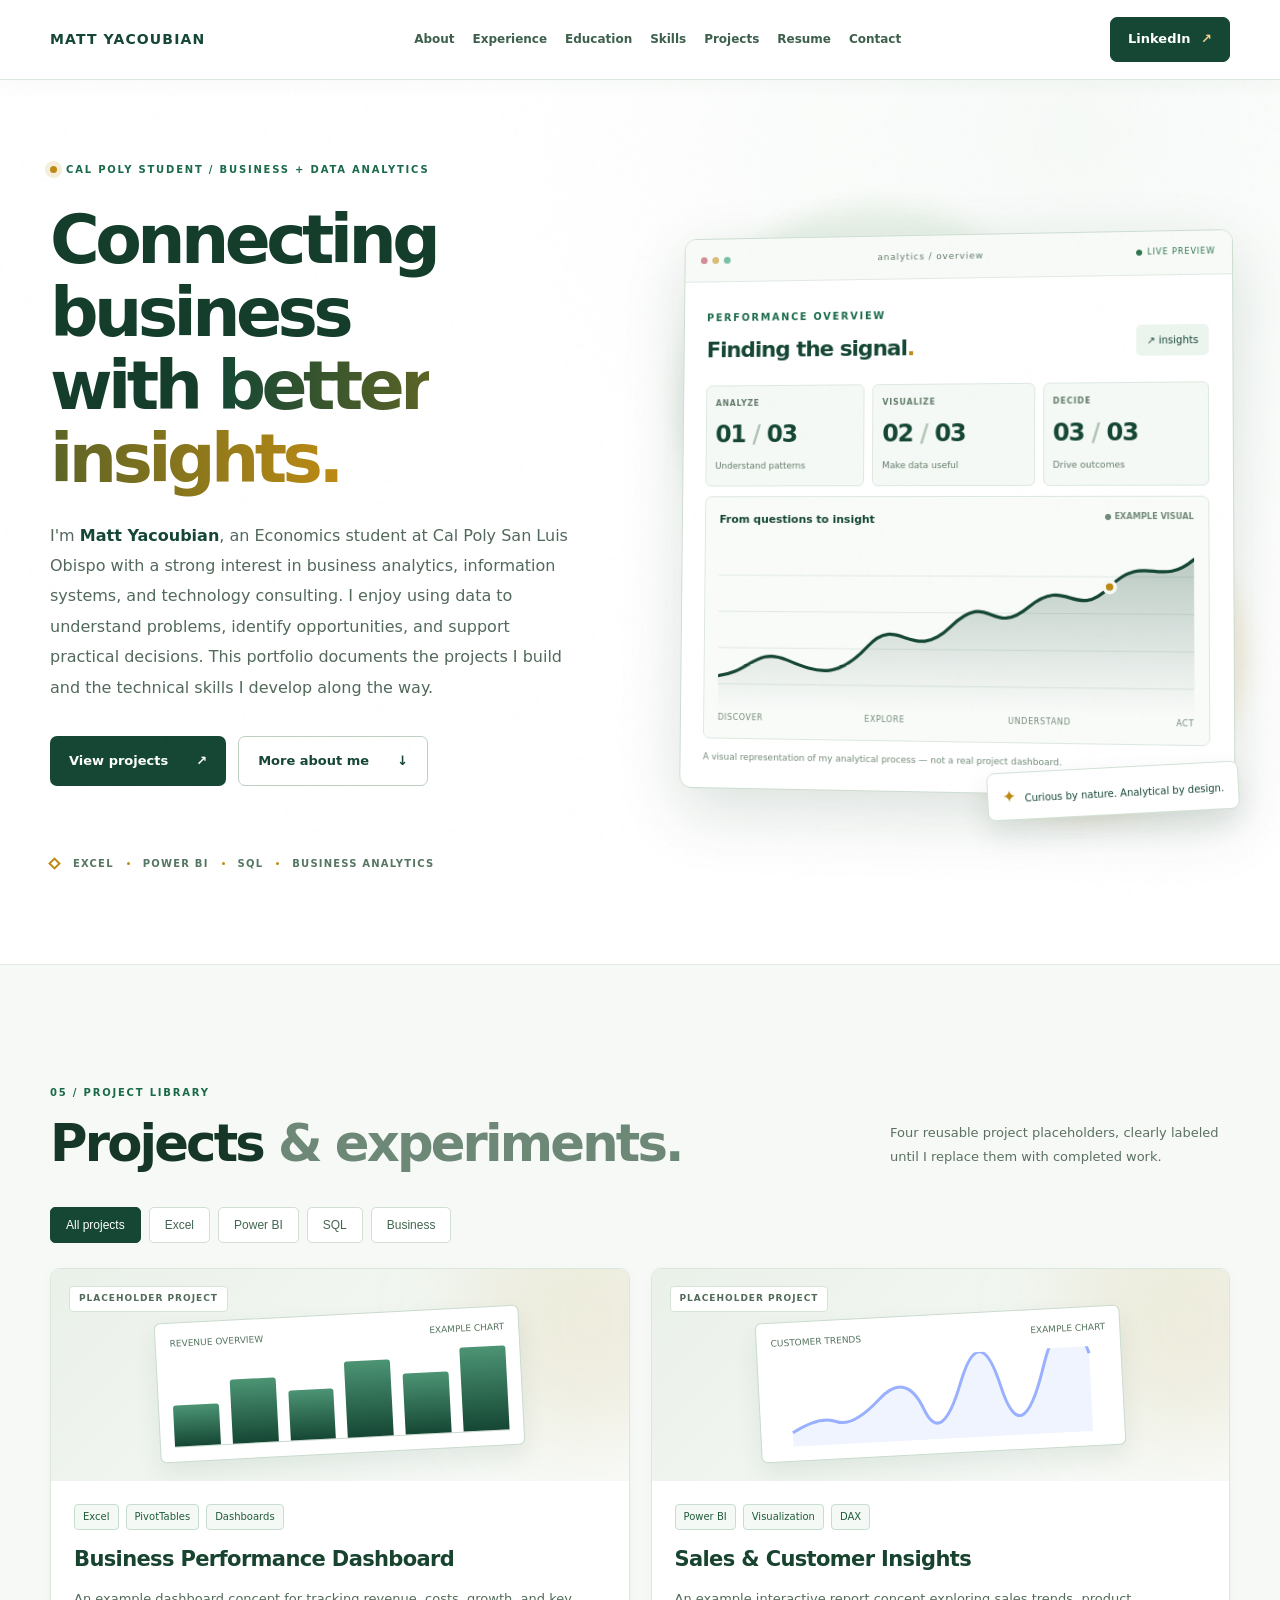
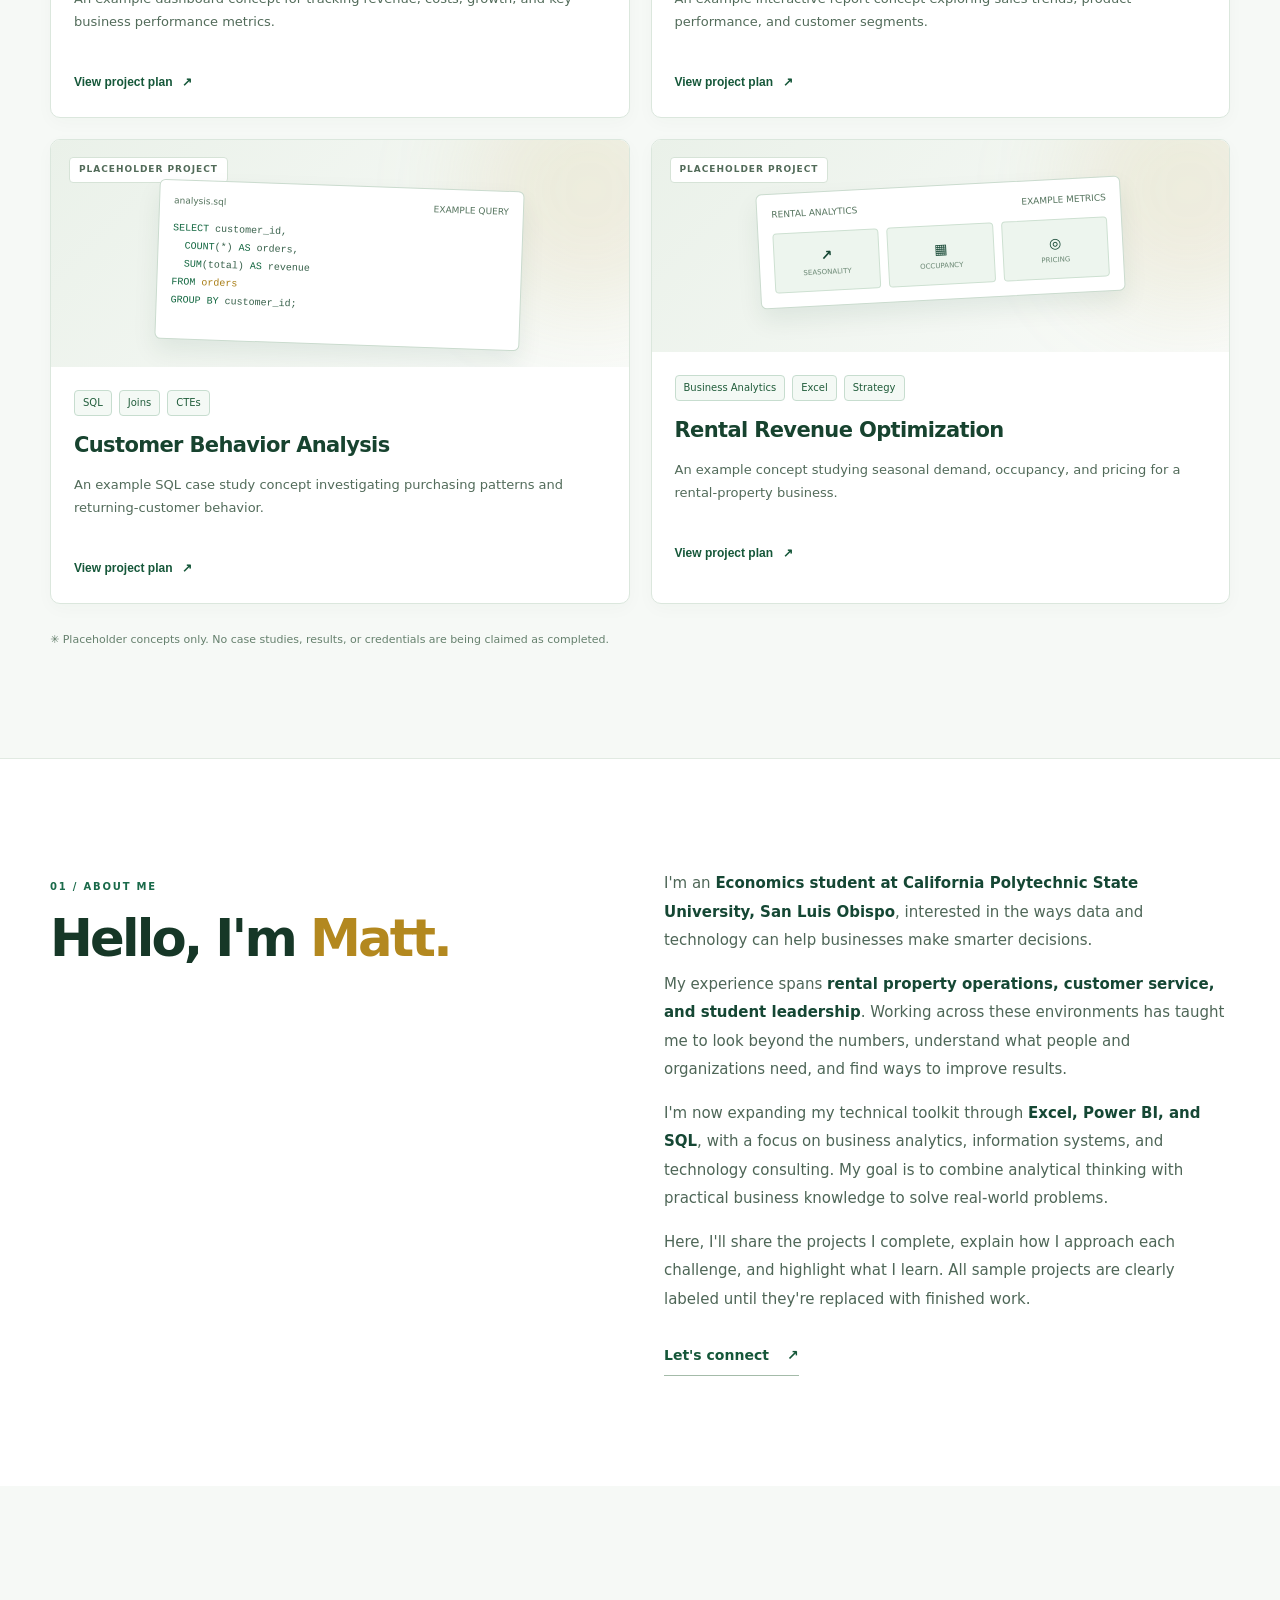
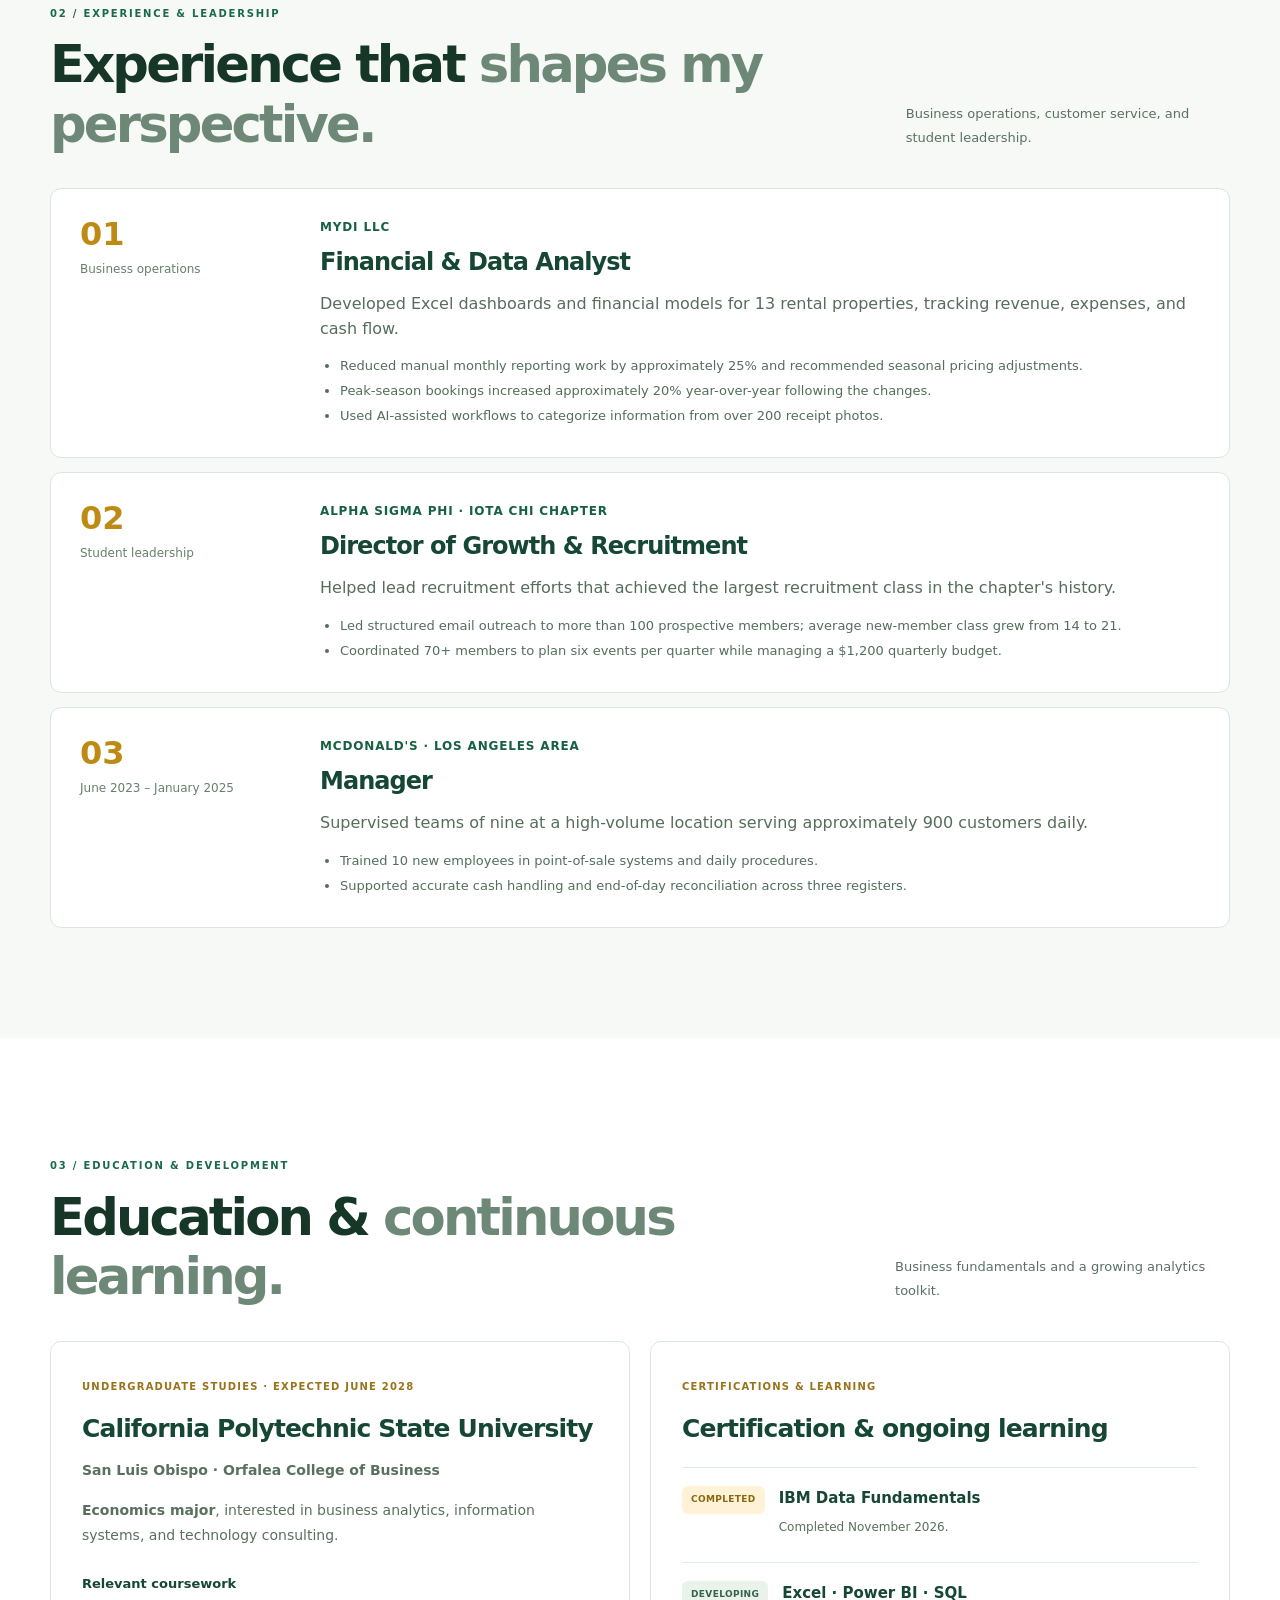
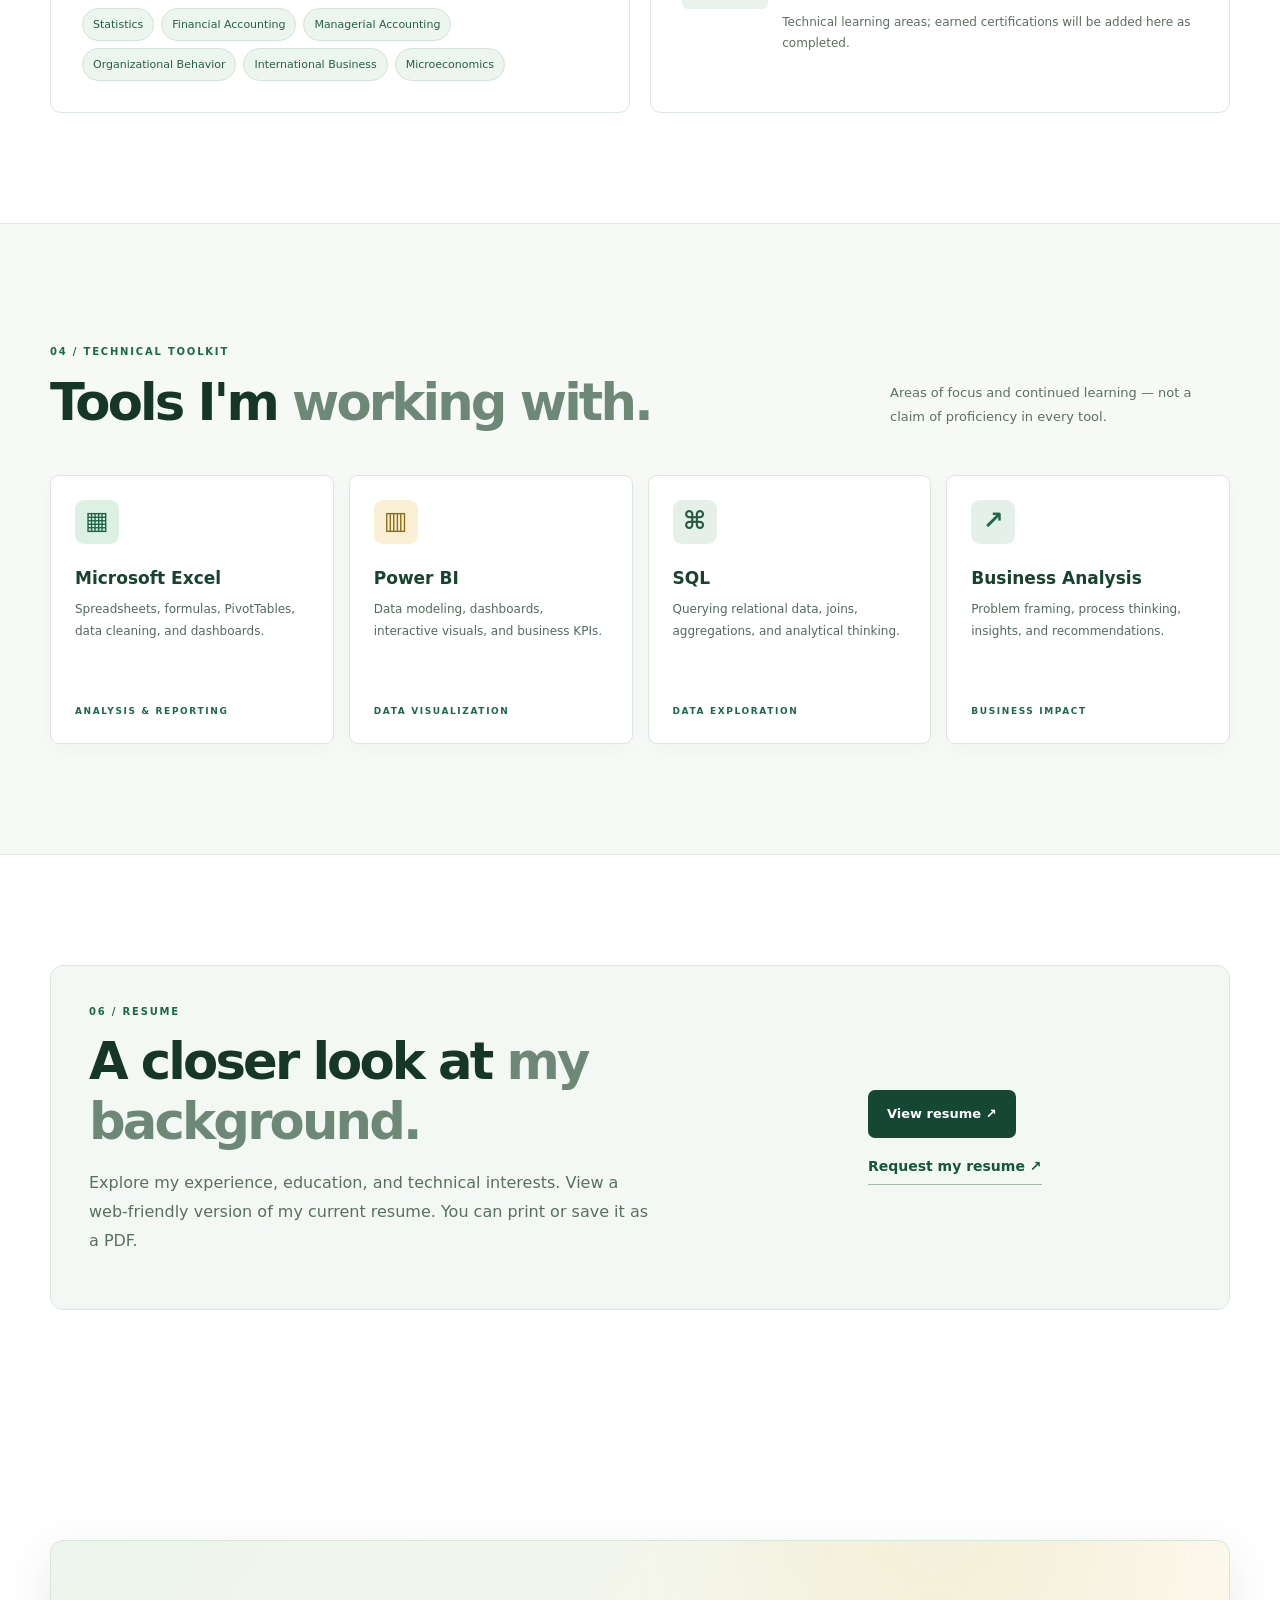
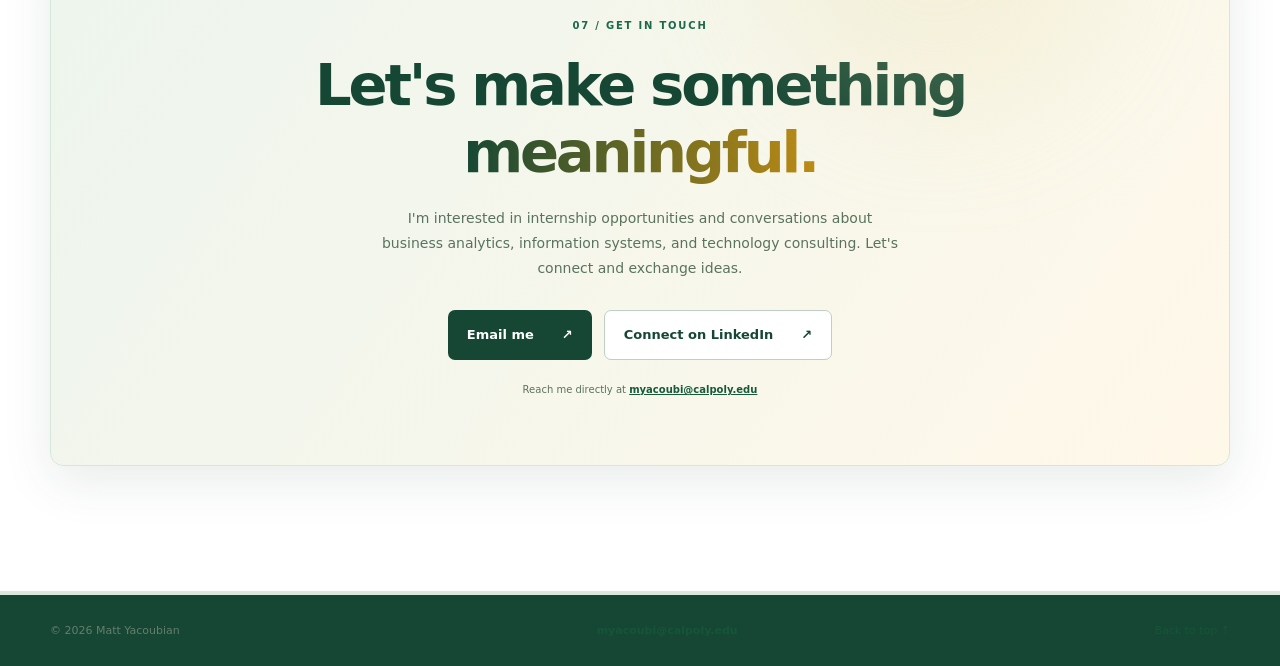
<file: index.html>
<!doctype html>
<html lang="en">
<head>
  <meta charset="utf-8">
  <meta name="viewport" content="width=device-width, initial-scale=1">
  <meta name="theme-color" content="#154734">
  <meta name="description" content="Matt Yacoubian is a Cal Poly Economics student focused on business analytics, information systems, and technology consulting. Explore developing projects in Excel, Power BI, and SQL.">
  <title>Matt Yacoubian | Business & Data Analytics</title>
  <link rel="icon" href="favicon.svg" type="image/svg+xml">
  <link rel="stylesheet" href="styles.css">
  <script src="script.js" defer></script>
</head>
<body>
  <div class="noise" aria-hidden="true"></div>
  <header class="site-header">
    <div class="shell header-inner">
      <a class="wordmark" href="#home" aria-label="Matt Yacoubian home">MATT YACOUBIAN</a>
      <button class="menu-toggle" aria-label="Open menu" aria-expanded="false" aria-controls="nav-links"><span></span><span></span><span></span></button>
      <nav class="nav-links" id="nav-links" aria-label="Main navigation">
        <a href="#about">About</a><a href="#experience">Experience</a><a href="#education">Education</a><a href="#skills">Skills</a><a href="#projects">Projects</a><a href="#resume">Resume</a><a href="#contact">Contact</a><a class="mobile-linkedin" href="https://www.linkedin.com/in/mattyacoubian/" target="_blank" rel="noopener noreferrer">LinkedIn ↗</a>
      </nav>
      
<a class="nav-cta" href="https://www.linkedin.com/in/mattyacoubian/" target="_blank" rel="noopener noreferrer">LinkedIn <span aria-hidden="true">↗</span></a>

    </div>
  </header>

  <main id="home">
    <section class="hero shell" aria-labelledby="hero-title">
      <div class="hero-copy">
        <p class="eyebrow"><span class="status-dot"></span> CAL POLY STUDENT  /  BUSINESS + DATA ANALYTICS</p>
        <h1 id="hero-title">Connecting business<br>with <em>better insights.</em></h1>
        <p class="hero-description">I'm <strong>Matt Yacoubian</strong>, an Economics student at Cal Poly San Luis Obispo with a strong interest in business analytics, information systems, and technology consulting. I enjoy using data to understand problems, identify opportunities, and support practical decisions. This portfolio documents the projects I build and the technical skills I develop along the way.</p>
        <div class="hero-actions"><a class="button primary" href="#projects">View projects <span>↗</span></a><a class="button secondary" href="#about">More about me <span>↓</span></a></div>
        <div class="hero-bottom"><span class="small-square"></span><span>EXCEL</span><i></i><span>POWER BI</span><i></i><span>SQL</span><i></i><span>BUSINESS ANALYTICS</span></div>
      </div>
      <div class="hero-visual" aria-label="Stylized analytics dashboard illustration">
        <div class="halo halo-one"></div><div class="halo halo-two"></div>
        <div class="dashboard-window">
          <div class="window-bar"><div class="traffic"><b></b><b></b><b></b></div><span>analytics / overview</span><span class="window-right">● LIVE PREVIEW</span></div>
          <div class="dashboard-content">
            <div class="dash-heading"><div><span class="dash-kicker">PERFORMANCE OVERVIEW</span><h2>Finding the signal<span>.</span></h2></div><span class="date-bubble">↗ insights</span></div>
            <div class="metric-grid"><div class="metric"><small>ANALYZE</small><strong>01<span> / </span>03</strong><span>Understand patterns</span></div><div class="metric"><small>VISUALIZE</small><strong>02<span> / </span>03</strong><span>Make data useful</span></div><div class="metric"><small>DECIDE</small><strong>03<span> / </span>03</strong><span>Drive outcomes</span></div></div>
            <div class="chart-panel"><div class="chart-heading"><span>From questions to insight</span><span class="chart-pip">● EXAMPLE VISUAL</span></div><svg viewBox="0 0 520 185" role="img" aria-label="Decorative upward-trending line chart, not real data"><defs><linearGradient id="area" x1="0" y1="0" x2="0" y2="1"><stop stop-color="#154734" stop-opacity=".27"/><stop offset="1" stop-color="#154734" stop-opacity="0"/></linearGradient></defs><g stroke="#dce7df" stroke-width="1"><path d="M0 35H520 M0 75H520 M0 115H520 M0 155H520"/></g><path d="M0 146 C36 142 42 114 77 128 S133 149 167 112 S215 132 258 90 S301 103 343 68 S392 84 430 46 S483 48 520 16 V185 H0 Z" fill="url(#area)"/><path d="M0 146 C36 142 42 114 77 128 S133 149 167 112 S215 132 258 90 S301 103 343 68 S392 84 430 46 S483 48 520 16" fill="none" stroke="#154734" stroke-width="3.5" stroke-linecap="round"/><circle cx="430" cy="46" r="6" fill="#bd8b13" stroke="#f5f8f4" stroke-width="4"/></svg><div class="chart-axis"><span>DISCOVER</span><span>EXPLORE</span><span>UNDERSTAND</span><span>ACT</span></div></div>
            <p class="dashboard-caption">A visual representation of my analytical process — not a real project dashboard.</p>
          </div>
        </div>
        <div class="floating-chip"><span class="chip-icon">✦</span> Curious by nature. Analytical by design.</div>
      </div>
    </section>

    <section class="section projects-section" id="projects" aria-labelledby="projects-title">
      <div class="shell">
        <div class="section-top"><div><p class="section-label">05 / PROJECT LIBRARY</p><h2 id="projects-title">Projects <span class="heading-muted">& experiments.</span></h2></div><p class="section-intro">Four reusable project placeholders, clearly labeled until I replace them with completed work.</p></div>
        <div class="filter-bar" role="group" aria-label="Filter projects"><button class="filter active" data-filter="all" aria-pressed="true">All projects</button><button class="filter" data-filter="excel" aria-pressed="false">Excel</button><button class="filter" data-filter="powerbi" aria-pressed="false">Power BI</button><button class="filter" data-filter="sql" aria-pressed="false">SQL</button><button class="filter" data-filter="business" aria-pressed="false">Business</button></div>
        <div class="project-grid" id="project-grid"></div>
        <p class="project-footnote">✳ Placeholder concepts only. No case studies, results, or credentials are being claimed as completed.</p>
      </div>
    </section>

    <section class="section about-section shell" id="about" aria-labelledby="about-title">
      <div class="about-grid"><div><p class="section-label">01 / ABOUT ME</p><h2 id="about-title">Hello, I'm <span class="text-gradient">Matt.</span></h2></div><div class="about-copy"><p>I'm an <strong>Economics student at California Polytechnic State University, San Luis Obispo</strong>, interested in the ways data and technology can help businesses make smarter decisions.</p><p>My experience spans <strong>rental property operations, customer service, and student leadership</strong>. Working across these environments has taught me to look beyond the numbers, understand what people and organizations need, and find ways to improve results.</p><p>I'm now expanding my technical toolkit through <strong>Excel, Power BI, and SQL</strong>, with a focus on business analytics, information systems, and technology consulting. My goal is to combine analytical thinking with practical business knowledge to solve real-world problems.</p><p>Here, I'll share the projects I complete, explain how I approach each challenge, and highlight what I learn. All sample projects are clearly labeled until they're replaced with finished work.</p><a class="text-link" href="#contact">Let's connect <span>↗</span></a></div></div>
    </section>

    <section class="section experience-section" id="experience" aria-labelledby="experience-title"><div class="shell">
<div class="section-top"><div><p class="section-label">02 / EXPERIENCE & LEADERSHIP</p><h2 id="experience-title">Experience that <span class="heading-muted">shapes my perspective.</span></h2></div><p class="section-intro">Business operations, customer service, and student leadership.</p></div>
<div class="experience-list">
<article class="experience-item"><div class="experience-meta"><span class="experience-index">01</span><span class="experience-period">Business operations</span></div><div class="experience-main"><p class="experience-org">MYDI LLC</p><h3>Financial &amp; Data Analyst</h3><p>Developed Excel dashboards and financial models for 13 rental properties, tracking revenue, expenses, and cash flow.</p><ul><li>Reduced manual monthly reporting work by approximately 25% and recommended seasonal pricing adjustments.</li><li>Peak-season bookings increased approximately 20% year-over-year following the changes.</li><li>Used AI-assisted workflows to categorize information from over 200 receipt photos.</li></ul></div></article>
<article class="experience-item"><div class="experience-meta"><span class="experience-index">02</span><span class="experience-period">Student leadership</span></div><div class="experience-main"><p class="experience-org">Alpha Sigma Phi · Iota Chi Chapter</p><h3>Director of Growth &amp; Recruitment</h3><p>Helped lead recruitment efforts that achieved the largest recruitment class in the chapter's history.</p><ul><li>Led structured email outreach to more than 100 prospective members; average new-member class grew from 14 to 21.</li><li>Coordinated 70+ members to plan six events per quarter while managing a $1,200 quarterly budget.</li></ul></div></article>
<article class="experience-item"><div class="experience-meta"><span class="experience-index">03</span><span class="experience-period">June 2023 – January 2025</span></div><div class="experience-main"><p class="experience-org">McDonald's · Los Angeles area</p><h3>Manager</h3><p>Supervised teams of nine at a high-volume location serving approximately 900 customers daily.</p><ul><li>Trained 10 new employees in point-of-sale systems and daily procedures.</li><li>Supported accurate cash handling and end-of-day reconciliation across three registers.</li></ul></div></article>
</div></div></section>

    <section class="section education-section" id="education" aria-labelledby="education-title"><div class="shell">
<div class="section-top"><div><p class="section-label">03 / EDUCATION & DEVELOPMENT</p><h2 id="education-title">Education &amp; <span class="heading-muted">continuous learning.</span></h2></div><p class="section-intro">Business fundamentals and a growing analytics toolkit.</p></div>
<div class="detail-grid">
<article class="detail-card"><span class="detail-kicker">UNDERGRADUATE STUDIES · EXPECTED JUNE 2028</span><h3>California Polytechnic State University</h3><p class="detail-subheading">San Luis Obispo · Orfalea College of Business</p><p><strong>Economics major</strong>, interested in business analytics, information systems, and technology consulting.</p><div class="coursework"><strong>Relevant coursework</strong><div class="pill-group"><span>Statistics</span><span>Financial Accounting</span><span>Managerial Accounting</span><span>Organizational Behavior</span><span>International Business</span><span>Microeconomics</span></div></div></article>
<article class="detail-card" id="certifications"><span class="detail-kicker">CERTIFICATIONS &amp; LEARNING</span><h3>Certification &amp; ongoing learning</h3><div class="credential-entry"><span class="status-pill completed">COMPLETED</span><div><strong>IBM Data Fundamentals</strong><p>Completed November 2026.</p></div></div><div class="credential-entry"><span class="status-pill neutral">DEVELOPING</span><div><strong>Excel · Power BI · SQL</strong><p>Technical learning areas; earned certifications will be added here as completed.</p></div></div></article>
</div></div></section>

    <section class="section skills-section" id="skills" aria-labelledby="skills-title"><div class="shell"><div class="section-top"><div><p class="section-label">04 / TECHNICAL TOOLKIT</p><h2 id="skills-title">Tools I'm <span class="heading-muted">working with.</span></h2></div><p class="section-intro">Areas of focus and continued learning — not a claim of proficiency in every tool.</p></div><div class="skills-grid"><article class="skill-card"><span class="skill-icon excel">▦</span><h3>Microsoft Excel</h3><p>Spreadsheets, formulas, PivotTables, data cleaning, and dashboards.</p><span class="skill-detail">ANALYSIS & REPORTING</span></article><article class="skill-card"><span class="skill-icon powerbi">▥</span><h3>Power BI</h3><p>Data modeling, dashboards, interactive visuals, and business KPIs.</p><span class="skill-detail">DATA VISUALIZATION</span></article><article class="skill-card"><span class="skill-icon sql">⌘</span><h3>SQL</h3><p>Querying relational data, joins, aggregations, and analytical thinking.</p><span class="skill-detail">DATA EXPLORATION</span></article><article class="skill-card"><span class="skill-icon strategy">↗</span><h3>Business Analysis</h3><p>Problem framing, process thinking, insights, and recommendations.</p><span class="skill-detail">BUSINESS IMPACT</span></article></div></div></section>

    <section class="section resume-section shell" id="resume" aria-labelledby="resume-title"><div class="resume-panel"><div><p class="section-label">06 / RESUME</p><h2 id="resume-title">A closer look at <span class="heading-muted">my background.</span></h2><p>Explore my experience, education, and technical interests. View a web-friendly version of my current resume. You can print or save it as a PDF.</p></div><div class="resume-cta"><a class="button primary" href="resume.html" target="_blank" rel="noopener noreferrer">View resume ↗</a><a class="text-link" href="mailto:myacoubi@calpoly.edu?subject=Resume%20request">Request my resume ↗</a></div></div></section>

    <section class="section contact-section shell" id="contact" aria-labelledby="contact-title"><div class="contact-panel"><div class="contact-glow"></div><p class="section-label">07 / GET IN TOUCH</p><h2 id="contact-title">Let's make something <em>meaningful.</em></h2><p>I'm interested in internship opportunities and conversations about business analytics, information systems, and technology consulting. Let's connect and exchange ideas.</p><div class="contact-actions"><a class="button primary" href="mailto:myacoubi@calpoly.edu">Email me <span aria-hidden="true">↗</span></a><a class="button secondary" href="https://www.linkedin.com/in/mattyacoubian/" target="_blank" rel="noopener noreferrer">Connect on LinkedIn <span aria-hidden="true">↗</span></a></div><small>Reach me directly at <a href="mailto:myacoubi@calpoly.edu">myacoubi@calpoly.edu</a></small></div></section>
  </main>
  <footer class="site-footer"><div class="shell footer-inner"><span>© <span id="year"></span> Matt Yacoubian</span><a class="footer-email" href="mailto:myacoubi@calpoly.edu">myacoubi@calpoly.edu</a><a href="#home">Back to top ↑</a></div></footer>
  <dialog id="project-dialog" aria-labelledby="dialog-title"><button class="dialog-close" id="dialog-close" aria-label="Close project details">×</button><p class="section-label">PROJECT CONCEPT · NOT YET COMPLETED</p><div id="dialog-content"></div></dialog>
  <!-- Resume label wording refreshed 2026-11-09 -->
</body>
</html>
</file>
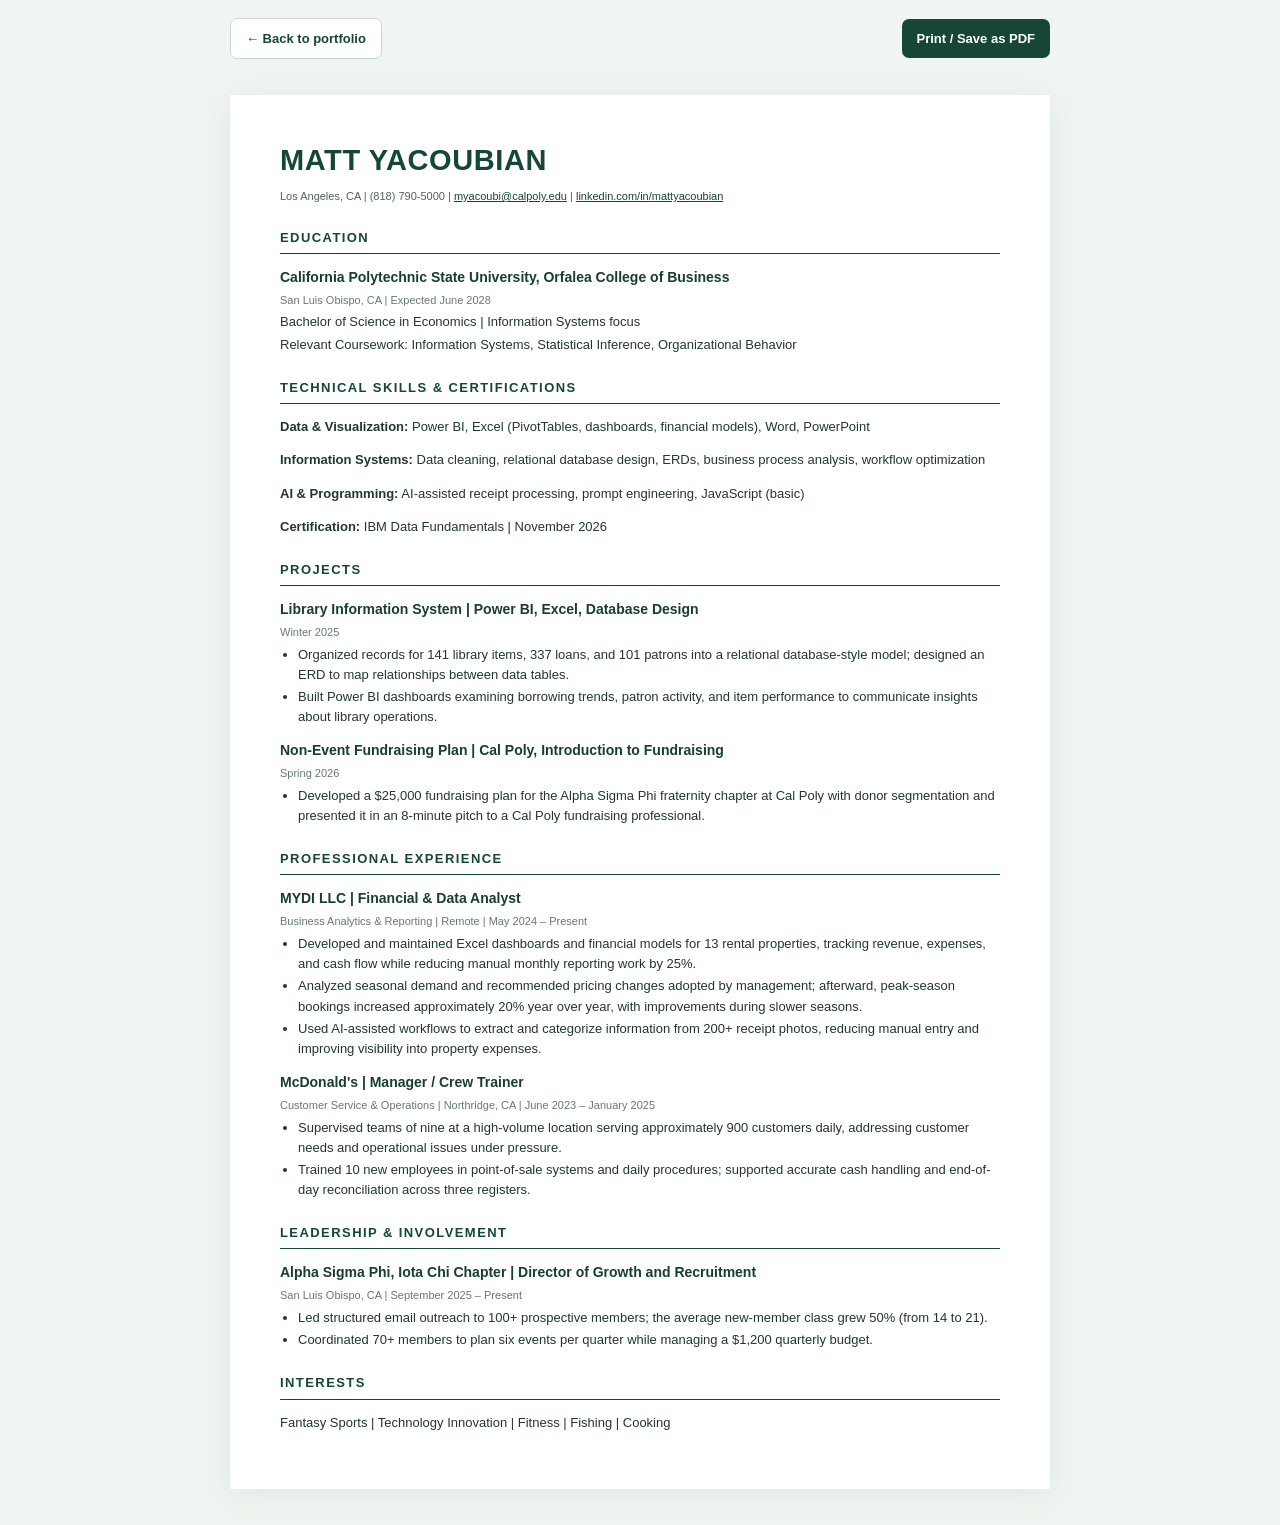
<file: resume.html>
<!doctype html>
<html lang="en"><head><meta charset="utf-8"><meta name="viewport" content="width=device-width, initial-scale=1"><meta name="robots" content="index,follow"><title>Matt Yacoubian | Resume</title>
<style>
:root{--green:#154734;--gold:#a78125}*{box-sizing:border-box}body{font-family:Arial,Helvetica,sans-serif;color:#23382c;background:#f1f5f1;margin:0;font-size:13px;line-height:1.55}main{max-width:820px;background:white;margin:36px auto;padding:43px 50px;box-shadow:0 6px 32px #15473415}h1{font-size:29px;color:var(--green);margin:0;letter-spacing:.02em}h2{font-size:13px;letter-spacing:.11em;color:var(--green);border-bottom:1.5px solid var(--green);margin:23px 0 10px;padding-bottom:5px}h3{font-size:14px;margin:13px 0 3px;color:#173f2c}.head{font-size:11px;margin:5px 0 15px;color:#4f6456}.meta{font-size:11px;color:#677a6b;margin:0 0 6px}.item{margin:0 0 10px}.item p{margin:3px 0}ul{padding-left:18px;margin:4px 0 10px}li{margin:2px 0}a{color:var(--green)}.toolbar{max-width:820px;margin:18px auto 0;display:flex;align-items:center;justify-content:space-between;gap:12px}.toolbar a,.toolbar button{font:600 13px Arial;background:var(--green);color:white;border:0;border-radius:7px;padding:12px 15px;cursor:pointer;text-decoration:none}.toolbar a{background:white;color:var(--green);border:1px solid #cad9ce}.muted{color:#596f5d}section{break-inside:avoid}@media(max-width:650px){main{margin:0;padding:25px 20px}.toolbar{padding:12px;margin:0}}@media print{body{background:white;font-size:10px;line-height:1.35}main{box-shadow:none;margin:0;padding:0;max-width:none}h1{font-size:23px}h2{font-size:11px;margin:12px 0 5px}h3{font-size:11px;margin:6px 0 1px}li{margin:1px 0}.toolbar{display:none}@page{size:letter;margin:.5in}}
</style></head>
<body><div class="toolbar"><a href="index.html">← Back to portfolio</a><button onclick="window.print()">Print / Save as PDF</button></div>
<main><header><h1>MATT YACOUBIAN</h1><p class="head">Los Angeles, CA | (818) 790-5000 | <a href="mailto:myacoubi@calpoly.edu">myacoubi@calpoly.edu</a> | <a href="https://www.linkedin.com/in/mattyacoubian/">linkedin.com/in/mattyacoubian</a></p></header>
<section><h2>EDUCATION</h2><div class="item"><h3>California Polytechnic State University, Orfalea College of Business</h3><p class="meta">San Luis Obispo, CA | Expected June 2028</p><p>Bachelor of Science in Economics | Information Systems focus</p><p>Relevant Coursework: Information Systems, Statistical Inference, Organizational Behavior</p></div></section>
<section><h2>TECHNICAL SKILLS &amp; CERTIFICATIONS</h2><p><strong>Data &amp; Visualization:</strong> Power BI, Excel (PivotTables, dashboards, financial models), Word, PowerPoint</p><p><strong>Information Systems:</strong> Data cleaning, relational database design, ERDs, business process analysis, workflow optimization</p><p><strong>AI &amp; Programming:</strong> AI-assisted receipt processing, prompt engineering, JavaScript (basic)</p><p><strong>Certification:</strong> IBM Data Fundamentals | November 2026</p></section>
<section><h2>PROJECTS</h2><div class="item"><h3>Library Information System | Power BI, Excel, Database Design</h3><p class="meta">Winter 2025</p><ul><li>Organized records for 141 library items, 337 loans, and 101 patrons into a relational database-style model; designed an ERD to map relationships between data tables.</li><li>Built Power BI dashboards examining borrowing trends, patron activity, and item performance to communicate insights about library operations.</li></ul></div>
<div class="item"><h3>Non-Event Fundraising Plan | Cal Poly, Introduction to Fundraising</h3><p class="meta">Spring 2026</p><ul><li>Developed a $25,000 fundraising plan for the Alpha Sigma Phi fraternity chapter at Cal Poly with donor segmentation and presented it in an 8-minute pitch to a Cal Poly fundraising professional.</li></ul></div></section>
<section><h2>PROFESSIONAL EXPERIENCE</h2><div class="item"><h3>MYDI LLC | Financial &amp; Data Analyst</h3><p class="meta">Business Analytics &amp; Reporting | Remote | May 2024 – Present</p><ul><li>Developed and maintained Excel dashboards and financial models for 13 rental properties, tracking revenue, expenses, and cash flow while reducing manual monthly reporting work by 25%.</li><li>Analyzed seasonal demand and recommended pricing changes adopted by management; afterward, peak-season bookings increased approximately 20% year over year, with improvements during slower seasons.</li><li>Used AI-assisted workflows to extract and categorize information from 200+ receipt photos, reducing manual entry and improving visibility into property expenses.</li></ul></div>
<div class="item"><h3>McDonald's | Manager / Crew Trainer</h3><p class="meta">Customer Service &amp; Operations | Northridge, CA | June 2023 – January 2025</p><ul><li>Supervised teams of nine at a high-volume location serving approximately 900 customers daily, addressing customer needs and operational issues under pressure.</li><li>Trained 10 new employees in point-of-sale systems and daily procedures; supported accurate cash handling and end-of-day reconciliation across three registers.</li></ul></div></section>
<section><h2>LEADERSHIP &amp; INVOLVEMENT</h2><div class="item"><h3>Alpha Sigma Phi, Iota Chi Chapter | Director of Growth and Recruitment</h3><p class="meta">San Luis Obispo, CA | September 2025 – Present</p><ul><li>Led structured email outreach to 100+ prospective members; the average new-member class grew 50% (from 14 to 21).</li><li>Coordinated 70+ members to plan six events per quarter while managing a $1,200 quarterly budget.</li></ul></div></section>
<section><h2>INTERESTS</h2><p>Fantasy Sports | Technology Innovation | Fitness | Fishing | Cooking</p></section>
</main></body></html>
</file>
<file: styles.css>
:root{color-scheme:dark;--bg:#080e1b;--surface:#101a2b;--surface2:#121e32;--stroke:#26334b;--text:#f2f5ff;--muted:#9eacc6;--accent:#88a6ff;--accent2:#a6e9d8;--max:1180px}*{box-sizing:border-box}html{scroll-behavior:smooth;scroll-padding-top:90px}body{margin:0;background:var(--bg);color:var(--text);font-family:Inter,ui-sans-serif,system-ui,-apple-system,BlinkMacSystemFont,"Segoe UI",sans-serif;line-height:1.55}body::before{content:"";position:absolute;top:0;right:0;width:65vw;height:800px;background:radial-gradient(ellipse at 65% 20%,#233d7036,transparent 62%);pointer-events:none}.noise{position:fixed;inset:0;opacity:.03;pointer-events:none;background-image:url("data:image/svg+xml,%3Csvg viewBox='0 0 180 180' xmlns='http://www.w3.org/2000/svg'%3E%3Cfilter id='n'%3E%3CfeTurbulence type='fractalNoise' baseFrequency='.7' numOctaves='3' stitchTiles='stitch'/%3E%3C/filter%3E%3Crect width='100%25' height='100%25' filter='url(%23n)'/%3E%3C/svg%3E");z-index:3}.shell{width:min(calc(100% - 64px),var(--max));margin-inline:auto}.site-header{position:sticky;top:0;z-index:10;background:#080e1bdc;backdrop-filter:blur(16px);border-bottom:1px solid #26334b77}.header-inner{height:79px;display:flex;align-items:center;justify-content:space-between;gap:28px}.wordmark{text-decoration:none;display:flex;align-items:center;gap:13px;color:var(--text);font-size:12px;letter-spacing:.15em;font-weight:800;white-space:nowrap}.logo-mark{font-weight:900;font-size:24px;letter-spacing:-.13em;border:1px solid #4b5d83;border-radius:10px;width:42px;height:42px;display:grid;place-items:center;line-height:1;padding-right:5px}.logo-mark span{color:var(--accent)}.nav-links{display:flex;gap:34px}.nav-links a,.nav-cta{font-size:13px;color:#c0cbe0;text-decoration:none;transition:color .2s}.nav-links a:hover,.nav-cta:hover{color:#fff}.nav-cta{border:1px solid #4a5f85;padding:11px 17px;border-radius:7px;color:white}.nav-cta span{margin-left:6px;color:var(--accent)}.menu-toggle{display:none}.hero{display:grid;grid-template-columns:1.03fr .97fr;gap:38px;align-items:center;min-height:665px;padding-top:72px;padding-bottom:92px}.eyebrow,.section-label,.dash-kicker,.skill-detail{font-size:10px;letter-spacing:.18em;font-weight:800;color:#a0b5e9}.eyebrow{display:flex;align-items:center;gap:9px}.status-dot{width:7px;height:7px;background:#a6e9d8;border-radius:50%;box-shadow:0 0 0 5px #a6e9d81a}.hero h1{font-size:clamp(50px,5.3vw,83px);line-height:1.08;letter-spacing:-.067em;margin:25px 0}.hero h1 em,.contact-panel h2 em{font-style:normal;background:linear-gradient(100deg,#9bb2ff,#a1e6dc);background-clip:text;color:transparent}.hero-description{font-size:16px;max-width:530px;color:var(--muted);line-height:1.9}.hero-description strong{color:#f5f7fe;font-weight:600}.hero-actions{display:flex;gap:12px;margin-top:33px;flex-wrap:wrap}.button{display:inline-flex;align-items:center;justify-content:center;gap:28px;padding:14px 19px;min-height:47px;text-decoration:none;border-radius:7px;font-size:13px;font-weight:700;transition:transform .2s,background .2s}.button:hover{transform:translateY(-2px)}.primary{color:#091121;background:#a0b7ff}.primary:hover{background:#c0ceff}.secondary{color:#ecf1ff;border:1px solid #435270;background:#121c2c}.secondary:hover{background:#1c2940}.hero-bottom{display:flex;align-items:center;flex-wrap:wrap;gap:13px;margin-top:70px;color:#7084a6;font-size:10px;letter-spacing:.12em;font-weight:700}.hero-bottom i{width:3px;height:3px;border-radius:100%;background:#647795}.small-square{width:9px;height:9px;border:2px solid #91a9ef;transform:rotate(45deg);margin-right:1px}.hero-visual{position:relative;isolation:isolate;padding:28px 0}.halo{position:absolute;border-radius:50%;filter:blur(10px);z-index:-1}.halo-one{background:#5376cf30;width:400px;height:400px;top:0;left:0}.halo-two{background:#5e92b328;width:330px;height:330px;right:-16px;bottom:0}.dashboard-window{transform:perspective(1300px) rotateY(-5deg) rotateX(2deg);border:1px solid #40547d;border-radius:12px;background:#111c2f;box-shadow:0 40px 100px #0009,0 0 70px #6887ec13;overflow:hidden}.window-bar{height:44px;display:flex;align-items:center;justify-content:space-between;gap:10px;border-bottom:1px solid #2b3a57;padding:0 16px;color:#8395b8;font-size:9px;letter-spacing:.1em}.traffic{display:flex;gap:5px}.traffic b{width:7px;height:7px;border-radius:50%;background:#5a6a86}.traffic b:first-child{background:#d38b94}.traffic b:nth-child(2){background:#dabb78}.traffic b:nth-child(3){background:#79bfa7}.window-right{color:#86bdaf;font-size:8px}.dashboard-content{padding:23px}.dash-heading{display:flex;justify-content:space-between;align-items:center;gap:12px}.dash-heading h2{font-size:22px;letter-spacing:-.045em;margin:5px 0 19px}.dash-heading h2 span{color:#a0b7ff}.date-bubble{background:#202f4b;color:#a8bfff;border-radius:5px;padding:8px 10px;font-size:10px}.metric-grid{display:grid;grid-template-columns:repeat(3,1fr);gap:8px}.metric{background:#1a2942;border:1px solid #2c3d5d;padding:12px 9px;border-radius:6px;display:flex;flex-direction:column;gap:7px}.metric small{color:#90a9d7;font-size:8px;font-weight:800;letter-spacing:.1em}.metric strong{font-size:24px;letter-spacing:-.05em;white-space:nowrap}.metric strong span{color:#62769a}.metric>span{color:#98a9c4;font-size:9px}.chart-panel{border-radius:7px;margin-top:10px;background:#16233a;padding:14px;border:1px solid #273957}.chart-heading{display:flex;justify-content:space-between;gap:10px;color:#d8e2fb;font-size:11px;font-weight:700}.chart-pip{font-size:8px;color:#8298bd}.chart-panel svg{width:100%;display:block;margin-top:16px}.chart-axis{display:flex;justify-content:space-between;color:#6f82a5;font-size:8px;letter-spacing:.08em}.dashboard-caption{font-size:9px;color:#7487aa;margin:12px 0 0}.floating-chip{position:absolute;right:-9px;bottom:4px;background:#1d2a44;box-shadow:0 12px 25px #0007;border:1px solid #3b5079;border-radius:8px;padding:10px 14px;font-size:10px;color:#d5e1fa;transform:rotate(-3deg)}.chip-icon{color:#a6e9d8;font-size:17px;margin-right:5px}.section{padding-top:110px;padding-bottom:110px}.projects-section,.skills-section{background:#0c1423;border-top:1px solid #1b2942;border-bottom:1px solid #1b2942}.section-top{display:flex;align-items:end;justify-content:space-between;gap:32px;margin-bottom:34px}.section h2{font-size:clamp(35px,4vw,52px);line-height:1.16;letter-spacing:-.055em;margin:14px 0 0}.heading-muted{color:#8f9ebb}.section-intro{color:var(--muted);max-width:340px;font-size:13px;line-height:1.85;margin:0 0 4px}.section-intro strong{color:#e3e9f8;font-weight:600}.filter-bar{display:flex;flex-wrap:wrap;gap:8px;margin-bottom:25px}.filter{border:1px solid #33435d;background:transparent;color:#aebbd2;border-radius:5px;padding:10px 15px;font-size:12px;cursor:pointer}.filter:hover,.filter.active{background:#263959;color:#e9f0ff;border-color:#6685c4}.project-grid{display:grid;grid-template-columns:repeat(2,minmax(0,1fr));gap:21px}.project-card{overflow:hidden;border:1px solid #2c3c58;background:#111d2e;border-radius:10px;transition:transform .2s,border-color .2s}.project-card:hover{transform:translateY(-4px);border-color:#5e7ab3}.project-image{min-height:212px;padding:22px;background:linear-gradient(135deg,#1c2a44,#101a2b);position:relative;overflow:hidden}.project-image::after{content:"";position:absolute;width:240px;height:240px;background:#7c9ae51b;border-radius:50%;filter:blur(48px);right:-80px;top:-70px}.placeholder-badge{position:absolute;top:17px;left:18px;z-index:1;padding:5px 9px;border-radius:4px;background:#0a1326c9;border:1px solid #566c90;color:#b8c9ec;font-size:9px;font-weight:800;letter-spacing:.11em}.mini-window{position:relative;z-index:1;max-width:365px;margin:23px auto 0;background:#0e182a;border:1px solid #405678;border-radius:6px;padding:14px;box-shadow:0 15px 28px #0005;transform:rotate(-3deg)}.mini-window.sql{transform:rotate(2deg)}.mini-top{display:flex;justify-content:space-between;gap:8px;font-size:9px;color:#9cafd1;margin-bottom:11px}.mini-bars{height:85px;display:flex;align-items:end;gap:12px;border-bottom:1px solid #45516b}.mini-bars b{display:block;flex:1;background:linear-gradient(#8eabff,#4363af);border-radius:3px 3px 0 0}.mini-bars b:nth-child(1){height:49%}.mini-bars b:nth-child(2){height:76%}.mini-bars b:nth-child(3){height:60%}.mini-bars b:nth-child(4){height:91%}.mini-bars b:nth-child(5){height:72%}.mini-bars b:nth-child(6){height:100%}.mini-line{height:85px;position:relative}.mini-line svg{width:100%;height:100%}.mini-code{height:105px;font-family:monospace;font-size:10px;color:#bad1ff;line-height:1.8;white-space:nowrap}.mini-code .kw{color:#a6e9d8}.mini-code .str{color:#ffc79d}.mini-statrow{display:grid;grid-template-columns:repeat(3,1fr);gap:8px}.mini-statrow span{border:1px solid #35496c;background:#1a2b48;padding:13px 7px;color:#a9c5ff;font-size:14px;text-align:center;border-radius:4px;font-weight:800}.mini-statrow small{display:block;font-size:7px;color:#91a3c4;font-weight:500}.project-body{padding:23px}.project-tags{display:flex;gap:7px;flex-wrap:wrap}.tag{border:1px solid #3b5377;padding:4px 8px;border-radius:4px;color:#abc0ec;font-size:10px}.project-body h3{font-size:21px;letter-spacing:-.03em;margin:13px 0 9px}.project-body p{color:#9dabca;font-size:13px;line-height:1.75;min-height:68px}.project-view{display:inline-flex;align-items:center;gap:10px;color:#b4c7ff;background:transparent;padding:0;border:0;font-size:12px;font-weight:700;cursor:pointer;margin-top:3px}.project-view:hover{text-decoration:underline}.project-footnote{font-size:11px;color:#8497b6;margin:27px 0 0}.about-grid{display:grid;grid-template-columns:1fr 1.06fr;gap:80px}.text-gradient{color:#a1b7ff}.about-copy{font-size:15px;color:#a5b4cf;line-height:1.9}.about-copy p:first-child{margin-top:0}.about-copy strong{color:#f0f4ff;font-weight:600}.text-link{display:inline-flex;gap:18px;color:#b0c5ff;text-decoration:none;border-bottom:1px solid #7086ac;padding-bottom:6px;margin-top:14px;font-size:14px;font-weight:700}.skills-grid{display:grid;grid-template-columns:repeat(4,minmax(0,1fr));gap:15px;margin-top:42px}.skill-card{background:#111d2e;border:1px solid #2c3c58;border-radius:9px;padding:24px;min-height:269px;display:flex;flex-direction:column}.skill-icon{display:grid;place-items:center;border-radius:9px;height:44px;width:44px;font-size:25px;font-weight:700;margin-bottom:21px;background:#243b55;color:#aed3ff}.skill-icon.excel{background:#17483e;color:#82e6c3}.skill-icon.powerbi{background:#514b24;color:#ffe28d}.skill-icon.sql{background:#2c385e;color:#b1c4ff}.skill-icon.strategy{background:#27464b;color:#a1e3e0}.skill-card h3{font-size:17px;margin:0 0 8px}.skill-card p{color:#9dadc8;font-size:12px;line-height:1.8;margin:0 0 23px}.skill-detail{margin-top:auto;font-size:9px}.contact-section{padding-top:120px;padding-bottom:125px}.contact-panel{position:relative;overflow:hidden;background:linear-gradient(120deg,#16243b,#0f1b2e);border:1px solid #354766;border-radius:13px;text-align:center;padding:67px 25px}.contact-glow{position:absolute;right:10%;top:-180px;background:#5d7ed12b;filter:blur(60px);width:350px;height:350px;border-radius:50%;pointer-events:none}.contact-panel h2{max-width:680px;margin:19px auto;font-size:clamp(36px,4.5vw,60px)}.contact-panel>p:not(.section-label){max-width:520px;color:#a8b8d2;font-size:14px;line-height:1.8;margin:0 auto}.contact-actions{display:flex;justify-content:center;gap:12px;flex-wrap:wrap;margin-top:29px}.muted-button{cursor:not-allowed;color:#a7b5cd;opacity:.7}.contact-panel small{display:block;margin-top:22px;color:#8194b3;font-size:10px}.site-footer{border-top:1px solid #21304a;padding:27px 0}.footer-inner{display:flex;gap:18px;justify-content:space-between;color:#8b9db8;font-size:11px}.footer-inner a{color:#a3b9ef;text-decoration:none}.footer-spark{color:#b9c9ff}dialog{width:min(92vw,550px);border:1px solid #516b97;border-radius:12px;background:#121e32;color:white;padding:34px;box-shadow:0 25px 90px #000c}dialog::backdrop{background:#020816c9;backdrop-filter:blur(4px)}dialog h2{font-size:29px;letter-spacing:-.04em;margin:9px 0}dialog p{color:#b0bdd5;line-height:1.8}dialog ul{color:#b6c7e7;line-height:1.9;padding-left:20px}.dialog-close{position:absolute;right:16px;top:13px;font-size:28px;color:#c6d2eb;background:transparent;border:0;cursor:pointer}a:focus-visible,button:focus-visible{outline:2px solid #a6e9d8;outline-offset:4px}@media(max-width:1050px){.hero{grid-template-columns:1fr;padding-top:76px}.hero-copy{max-width:780px}.hero-visual{max-width:690px;width:100%;margin:0 auto}.hero-bottom{margin-top:42px}.skills-grid{grid-template-columns:repeat(2,1fr)}.nav-cta{display:none}}@media(max-width:700px){.shell{width:min(calc(100% - 36px),var(--max))}.header-inner{height:68px}.wordmark{font-size:10px}.menu-toggle{display:flex;flex-direction:column;gap:5px;border:1px solid #3a4b6d;background:#17253a;border-radius:7px;padding:12px;cursor:pointer}.menu-toggle span{width:18px;height:2px;background:#d8e3fa}.nav-links{display:none;position:absolute;top:67px;left:0;right:0;background:#111c2e;border-bottom:1px solid #354768;flex-direction:column;padding:20px 25px;gap:22px}.nav-links.open{display:flex}.hero{padding:50px 0 70px;min-height:0;gap:14px}.hero h1{font-size:clamp(42px,11vw,68px)}.eyebrow{font-size:9px}.hero-description{font-size:14px}.floating-chip{right:3px}.section{padding-top:75px;padding-bottom:75px}.section-top{display:block}.section-intro{margin-top:17px}.project-grid{grid-template-columns:1fr}.about-grid{grid-template-columns:1fr;gap:23px}.skills-grid{grid-template-columns:1fr 1fr}.skill-card{padding:18px}.footer-inner{flex-wrap:wrap}.window-right{display:none}}@media(max-width:440px){.skills-grid{grid-template-columns:1fr}.metric strong{font-size:19px}.dashboard-content{padding:13px}.dash-heading h2{font-size:18px}.dashboard-caption{font-size:8px}.hero-bottom{gap:9px;font-size:9px}.project-image{min-height:185px}.mini-window{margin-top:24px}.contact-panel{padding:54px 18px}}@media(prefers-reduced-motion:reduce){*,*::before,*::after{scroll-behavior:auto!important;transition:none!important}}


/* Cal Poly inspired professional light theme — 2026 refresh */
:root{color-scheme:light;--bg:#ffffff;--surface:#f7faf7;--surface2:#eef4ef;--stroke:#dbe6dd;--text:#142c21;--muted:#566b5e;--accent:#154734;--accent2:#bd8b13}
body{background:#fff;color:var(--text)}
body::before{background:radial-gradient(ellipse at 78% 22%,#dfece23d,transparent 63%);height:740px}
.noise{opacity:.012}
.site-header{background:#fffffff2;border-bottom:1px solid #d9e4db;box-shadow:0 2px 12px #173e2508}
.wordmark{color:#154734;font-size:15px;letter-spacing:.1em}
.nav-links a{color:#3f5d4d;font-weight:600}
.nav-links a:hover,.nav-cta:hover{color:#bd8b13}
.nav-cta{border:1px solid #154734;background:#154734;color:#fff;font-weight:700}
.nav-cta:hover{background:#216346;color:#fff}
.nav-cta span{color:#e5c77a}
.mobile-linkedin{display:none}
.eyebrow,.section-label,.dash-kicker,.skill-detail{color:#1a6648}
.status-dot{background:#bd8b13;box-shadow:0 0 0 5px #bd8b1321}
.hero h1{color:#103b2a}
.hero h1 em,.contact-panel h2 em{background:linear-gradient(100deg,#154734,#bd8b13);background-clip:text;color:transparent}
.hero-description{color:#52675a}.hero-description strong{color:#154734}
.button.primary{background:#154734;color:white}.button.primary:hover{background:#226247}
.button.secondary{color:#154734;border:1px solid #bacfc0;background:#fff}.button.secondary:hover{background:#edf5ef}
.hero-bottom{color:#547461}.hero-bottom i{background:#bd8b13}.small-square{border-color:#bd8b13}
.halo-one{background:#d8e8d550}.halo-two{background:#e8dbb450}
.dashboard-window{background:#fff;border:1px solid #ccddd0;box-shadow:0 24px 65px #123b2321,0 0 20px #bd8b130c}
.window-bar{border-bottom:1px solid #e0e8e2;color:#64796c;background:#f7faf7}.traffic b{background:#b7c8bc}
.window-right{color:#1d7450}.dash-heading h2{color:#154734}.dash-heading h2 span{color:#bd8b13}
.date-bubble{background:#e8f3eb;color:#154734}.metric{background:#f6faf7;border:1px solid #dce9df}
.metric small{color:#49735c}.metric strong{color:#154734}.metric strong span{color:#afbaae}.metric>span{color:#657a6b}
.chart-panel{background:#fbfdfb;border:1px solid #dce8df}.chart-heading{color:#1d4b35}.chart-pip{color:#7a8e80}.chart-axis{color:#6f8476}.dashboard-caption{color:#6b8173}
.floating-chip{background:#fff;border:1px solid #d8e5db;color:#1c5137;box-shadow:0 12px 25px #1c3e251a}.chip-icon{color:#bd8b13}
.projects-section,.skills-section{background:#f7faf7;border-color:#e0e9e2}.heading-muted{color:#799083}.section-intro{color:#596d60}.section-intro strong{color:#154734}
.filter{border:1px solid #ceddd2;color:#496451;background:#fff}.filter:hover,.filter.active{background:#154734;color:#fff;border-color:#154734}
.project-card{background:#fff;border:1px solid #d9e5dc;box-shadow:0 5px 18px #173a2210}.project-card:hover{border-color:#7ea68e;box-shadow:0 12px 25px #173a221a}
.project-image{background:linear-gradient(135deg,#e6f0e8,#f6f8f1)}.project-image::after{background:#bd8b1322}
.placeholder-badge{background:#fff;border-color:#b6cfc0;color:#154734}
.mini-window{background:#fff;border-color:#b9d1bf;box-shadow:0 15px 25px #1547341c}.mini-top{color:#4e775e}.mini-bars{border-color:#b8d2c1}.mini-bars b{background:linear-gradient(#bd8b13,#1a6749)}
.mini-code{color:#23523a}.mini-code .kw{color:#0a7250}.mini-code .str{color:#94650b}
.mini-statrow span{background:#f4f9f5;border-color:#d4e2d7;color:#145038}.mini-statrow small{color:#64806e}
.project-body h3{color:#154734}.project-body p{color:#5a7062}.tag{border-color:#cbded1;color:#256244}.project-view{color:#15553b}.project-footnote{color:#647a6c}
.text-gradient{color:#bd8b13}.about-copy{color:#536a5b}.about-copy strong{color:#164e36}.text-link{color:#15583c;border-color:#bd8b13}
.skill-card{background:#fff;border:1px solid #dce7df;box-shadow:0 5px 18px #153f2210}.skill-icon.excel{background:#e1f1e8;color:#165a40}.skill-icon.powerbi{background:#fbf0cf;color:#987010}.skill-icon.sql{background:#eaf1ed;color:#154734}.skill-icon.strategy{background:#e7f3ea;color:#23694a}.skill-card h3{color:#153f2d}.skill-card p{color:#5b7263}
.contact-panel{background:linear-gradient(125deg,#f1f8f2,#fffdf5);border:1px solid #c8dccc;box-shadow:0 15px 50px #1c49351a}.contact-glow{background:#e9dba83d}.contact-panel h2{color:#154734}.contact-panel>p:not(.section-label){color:#536a5b}.contact-panel small{color:#5d7667}.contact-panel small a{color:#15593d;font-weight:700}
.site-footer{background:#154734;border-top:4px solid #bd8b13}.footer-inner,.footer-inner a{color:#fff}.footer-inner a:hover{color:#f1d88f}.footer-email{font-weight:600}
dialog{background:#fff;border-color:#bbd1c1;color:#154734;box-shadow:0 25px 90px #0f301c55}dialog p,dialog ul{color:#54705d}.dialog-close{color:#154734}
a:focus-visible,button:focus-visible{outline:3px solid #bd8b13}
@media(max-width:1050px){.nav-cta{display:inline-flex}.nav-links{gap:18px}.header-inner{gap:17px}}
@media(max-width:700px){.wordmark{font-size:12px}.nav-cta{display:none}.mobile-linkedin{display:block}.menu-toggle{background:#fff;border-color:#aec7b7}.menu-toggle span{background:#154734}.nav-links{background:#fff;border-color:#d7e5da;box-shadow:0 15px 25px #143f2418}.nav-links a{color:#154734}}


/* Cal Poly portfolio v2: white, green and gold */
:root{color-scheme:light;--bg:#fff;--surface:#f7faf7;--surface2:#edf4ef;--stroke:#d8e4dc;--text:#163727;--muted:#566b60;--accent:#154734;--accent2:#bd8b13}
body{background:#fff;color:var(--text)}
body::before{background:radial-gradient(ellipse at 75% 18%,#deebe147,transparent 64%)}
.noise{opacity:.009}
.site-header{background:#ffffffed;border-color:#dce7de;box-shadow:0 3px 20px #1547340a}
.wordmark{color:#154734;font-size:14px;letter-spacing:.08em}
.nav-links{gap:clamp(9px,1.4vw,24px)}
.nav-links a{color:#3c604b;font-size:12px;font-weight:600}
.nav-links a:hover{color:#a47b19}
.nav-cta{background:#154734;border-color:#154734;color:#fff;white-space:nowrap}
.nav-cta:hover{color:#fff;background:#256448}
.nav-cta span{color:#f2d38a}
.mobile-linkedin{display:none}
.eyebrow,.section-label,.dash-kicker,.skill-detail{color:#1a6a4a}
.status-dot{background:#bd8b13;box-shadow:0 0 0 5px #bd8b1326}
.hero h1{color:#143d2b}
.hero h1 em,.contact-panel h2 em{background:linear-gradient(90deg,#154734,#bd8b13);background-clip:text;color:transparent}
.hero-description{color:#52695b}
.hero-description strong{color:#154734}
.button.primary{background:#154734;color:#fff}
.button.primary:hover{background:#236848}
.button.secondary{background:#fff;color:#154734;border:1px solid #bdd0c2}
.button.secondary:hover{background:#eef6f0}
.hero-bottom{color:#557663}
.hero-bottom i{background:#bd8b13}
.small-square{border-color:#bd8b13}
.halo-one{background:#e4efe4b8}.halo-two{background:#efe2bd80}
.dashboard-window{background:#fff;border:1px solid #ccddd0;box-shadow:0 23px 65px #133c2426}
.window-bar{background:#f7faf7;border-color:#e1e9e2;color:#627c69}
.traffic b{background:#c4d0c6}.window-right{color:#317550}
.dash-heading h2{color:#154734}.dash-heading h2 span{color:#bd8b13}
.date-bubble{background:#ecf4ee;color:#154734}
.metric{background:#f5f9f6;border-color:#dce8df}
.metric strong{color:#154734}.metric strong span{color:#b2c4b5}
.metric small,.metric>span{color:#627c69}
.chart-panel{background:#f9fbf9;border-color:#dce8df}
.chart-heading{color:#154734}.chart-pip,.chart-axis,.dashboard-caption{color:#728b78}
.floating-chip{background:#fff;border-color:#d3e1d5;color:#154734;box-shadow:0 14px 28px #103a211c}
.chip-icon{color:#bd8b13}
.projects-section,.skills-section,.experience-section{background:#f6f9f6;border-color:#e1eae2}
.heading-muted{color:#6d8876}
.section-intro{color:#5b7062}
.section-intro strong{color:#154734}
.filter{border-color:#d0dfd2;color:#426550}
.filter:hover,.filter.active{background:#154734;color:#fff;border-color:#154734}
.project-card,.skill-card{background:#fff;border-color:#dbe7dd;box-shadow:0 5px 18px #15473407}
.project-card:hover{border-color:#80ab8b}
.project-image{background:linear-gradient(135deg,#eaf1e9,#f9fbf9)}
.project-image::after{background:#c1a35325}
.placeholder-badge{background:#fff;border-color:#d6e3d7;color:#526b59}
.mini-window{background:#fff;border-color:#cadbce;box-shadow:0 12px 25px #123c2214}
.mini-top{color:#55745e}
.mini-bars{border-color:#cad9ce}
.mini-bars b{background:linear-gradient(#4c9474,#154734)}
.mini-code{color:#38614b}
.mini-code .kw{color:#11663f}
.mini-code .str{color:#a77c13}
.mini-statrow span{background:#edf5ee;color:#154734;border-color:#cde0d1}
.mini-statrow small{color:#6a8773}
.project-body h3,.skill-card h3{color:#17432f}
.tag{color:#215d3b;border-color:#c7ddcf;background:#f4f9f5}
.project-body p,.skill-card p{color:#526b5a}
.project-view,.text-link{color:#155739;border-color:#a4bba9}
.project-footnote{color:#66816e}
.about-copy{color:#4e6657}
.about-copy strong{color:#154734}
.text-gradient{color:#b3881f}
.skill-icon.excel{background:#dcf0e4;color:#1b6741}
.skill-icon.powerbi{background:#faf0d6;color:#906d10}
.skill-icon.sql{background:#e7efe9;color:#255b40}
.skill-icon.strategy{background:#e5f0eb;color:#22664d}
.contact-panel{background:linear-gradient(125deg,#edf5ee,#fff8e9);border-color:#d7e6d9}
.contact-panel h2{color:#154734}
.contact-panel>p:not(.section-label),.contact-panel small{color:#59735f}
.contact-panel small a{color:#165a3a}
.site-footer{border-color:#dce7de}
.footer-inner{color:#657e6d}
.footer-inner a{color:#155639}
dialog{background:#fff;color:#154734;border-color:#d2e1d5;box-shadow:0 25px 85px #12382647}
dialog p,dialog ul{color:#526e5c}
.dialog-close{color:#154734}
.menu-toggle{background:#fff;border-color:#c9d8cc}
.menu-toggle span{background:#154734}
@media(max-width:700px){.nav-links{background:#fff;border-color:#dce8dc}.mobile-linkedin{display:block!important;color:#154734!important}.hero{padding-top:48px}}
/* Experience and education cards */
.experience-list{display:grid;gap:14px}
.experience-item{display:grid;grid-template-columns:205px minmax(0,1fr);gap:35px;background:#fff;border:1px solid #dbe7de;border-radius:11px;padding:29px}
.experience-meta{display:flex;flex-direction:column;gap:10px}
.experience-index{font-size:32px;font-weight:800;line-height:1;color:#bd8b13}
.experience-period{color:#66806c;font-size:12px}
.experience-org{font-weight:750;font-size:12px;letter-spacing:.07em;text-transform:uppercase;color:#176143;margin:0}
.experience-main h3{font-size:24px;letter-spacing:-.04em;color:#154734;margin:7px 0 11px}
.experience-main p:not(.experience-org){color:#566d5c;margin:0}
.experience-main ul{color:#536e5b;font-size:13px;line-height:1.9;padding-left:20px;margin-bottom:0}
.detail-grid{display:grid;grid-template-columns:1fr 1fr;gap:20px}
.detail-card{background:#fff;border:1px solid #dce7dd;border-radius:11px;padding:31px;min-width:0}
.detail-kicker{color:#997319;letter-spacing:.12em;font-weight:800;font-size:10px}
.detail-card h3{font-size:25px;line-height:1.2;letter-spacing:-.035em;margin:17px 0 12px;color:#154734}
.detail-card p{color:#5a705e;font-size:14px;line-height:1.8}
.detail-subheading{font-weight:600}
.coursework{margin-top:23px}.coursework strong{font-size:13px;color:#154734}
.pill-group{display:flex;gap:7px;flex-wrap:wrap;margin-top:12px}
.pill-group span{font-size:11px;color:#255f42;background:#edf5ef;border:1px solid #d2e4d6;border-radius:999px;padding:7px 10px}
.credential-entry{display:flex;align-items:start;gap:14px;margin-top:23px;padding-top:18px;border-top:1px solid #e0eae2}
.credential-entry strong{font-size:15px;color:#154734}
.credential-entry p{font-size:12px;margin:6px 0 0}
.status-pill{flex-shrink:0;font-size:9px;font-weight:800;letter-spacing:.04em;border-radius:6px;background:#fff2d6;color:#8b6611;padding:7px 9px}
.status-pill.neutral{background:#eaf2ec;color:#35634b}
.resume-panel{display:grid;grid-template-columns:1.4fr .6fr;align-items:center;gap:25px;padding:38px;background:#f4f8f4;border:1px solid #dae7dd;border-radius:13px}
.resume-panel .section-label{margin:0}
.resume-panel h2{margin:13px 0 18px}
.resume-panel p:not(.section-label){color:#59705e;line-height:1.8;max-width:570px}
.resume-cta{display:flex;flex-direction:column;align-items:flex-start;gap:9px}
.resume-pending{padding:14px 16px;border-radius:7px;background:#e6ede7;color:#557562;font-size:13px;font-weight:700}
.resume-cta .text-link{margin-top:9px}
@media(max-width:850px){.experience-item{grid-template-columns:1fr;gap:16px}.experience-meta{flex-direction:row;align-items:center}.detail-grid,.resume-panel{grid-template-columns:1fr}}
@media(max-width:700px){.experience-item,.detail-card{padding:23px}.resume-panel{padding:24px}.nav-links a{font-size:14px}}
</file>
